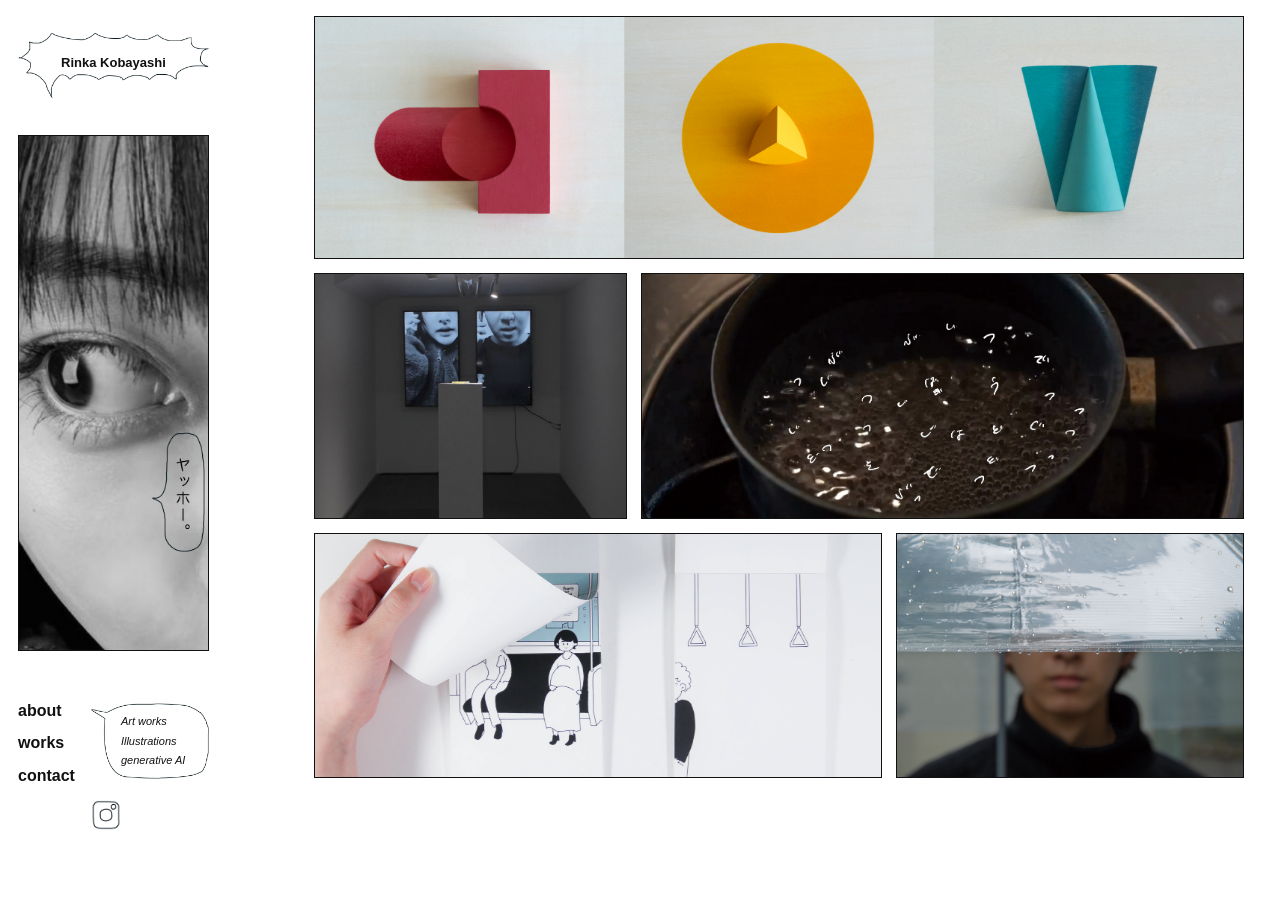
<file: index.html>
<!DOCTYPE html>
<html lang="ja">
<head>
  <meta charset="UTF-8" />
  <meta name="viewport" content="width=device-width, initial-scale=1.0" />
  <title>Rinka Kobayashi</title>
  <link rel="stylesheet" href="style.css" />
</head>
<body>
  <div class="site-wrap">
    <aside class="sidebar">
      <a class="name-bubble" href="index.html">
        <img src="images/fukidashi01.jpg" alt="">
        <span class="name-text">Rinka Kobayashi</span>
      </a>

      <a class="face-panel" href="index.html">
        <img src="images/rinkaface.jpg" alt="Rinka Kobayashi">
      </a>

      <div class="sidebar-bottom">
        <nav class="menu">
          <a href="about.html">about</a>
          <a href="index.html">works</a>
          <a href="https://forms.gle/tCrwUXFGU8wpxUj98" target="_blank" rel="noopener noreferrer">contact</a>
        </nav>

        <div class="side-links">
          <div class="category-bubble" aria-label="Categories">
            <img src="images/fukidashi02.jpg" alt="">
            <div class="category-text no-link-text">
              <span>Art works</span>
              <span>Illustrations</span>
              <span>generative AI</span>
            </div>
          </div>

          <a
            href="https://www.instagram.com/rinkakoba/"
            target="_blank"
            rel="noopener noreferrer"
            class="insta-link"
            aria-label="Instagram"
          >
            <img src="images/instagram.jpg" alt="Instagram">
          </a>
        </div>
      </div>
    </aside>

    <main class="main-grid">
      <a href="works-01.html" class="panel hero-panel" aria-label="Open work 1">
        <img src="images/visualai-01.jpg" alt="visual1">
      </a>

      <div class="row-two row-mid">
        <a href="works-02.html" class="panel panel-v2" aria-label="Open work 2">
          <img src="images/visualai-02.jpg" alt="visual2">
        </a>

        <a href="works-03.html" class="panel panel-v3" aria-label="Open work 3">
          <img src="images/visualai-03.jpg" alt="visual3">
        </a>
      </div>

      <div class="row-two row-bottom">
        <a href="works-04.html" class="panel panel-v4" aria-label="Open work 4">
          <img src="images/visualai-04.jpg" alt="visual4">
        </a>

        <a href="works-05.html" class="panel panel-v5" aria-label="Open work 5">
          <img src="images/visualai-05.jpg" alt="visual5">
        </a>
      </div>
    </main>
  </div>
</body>
</html>
</file>
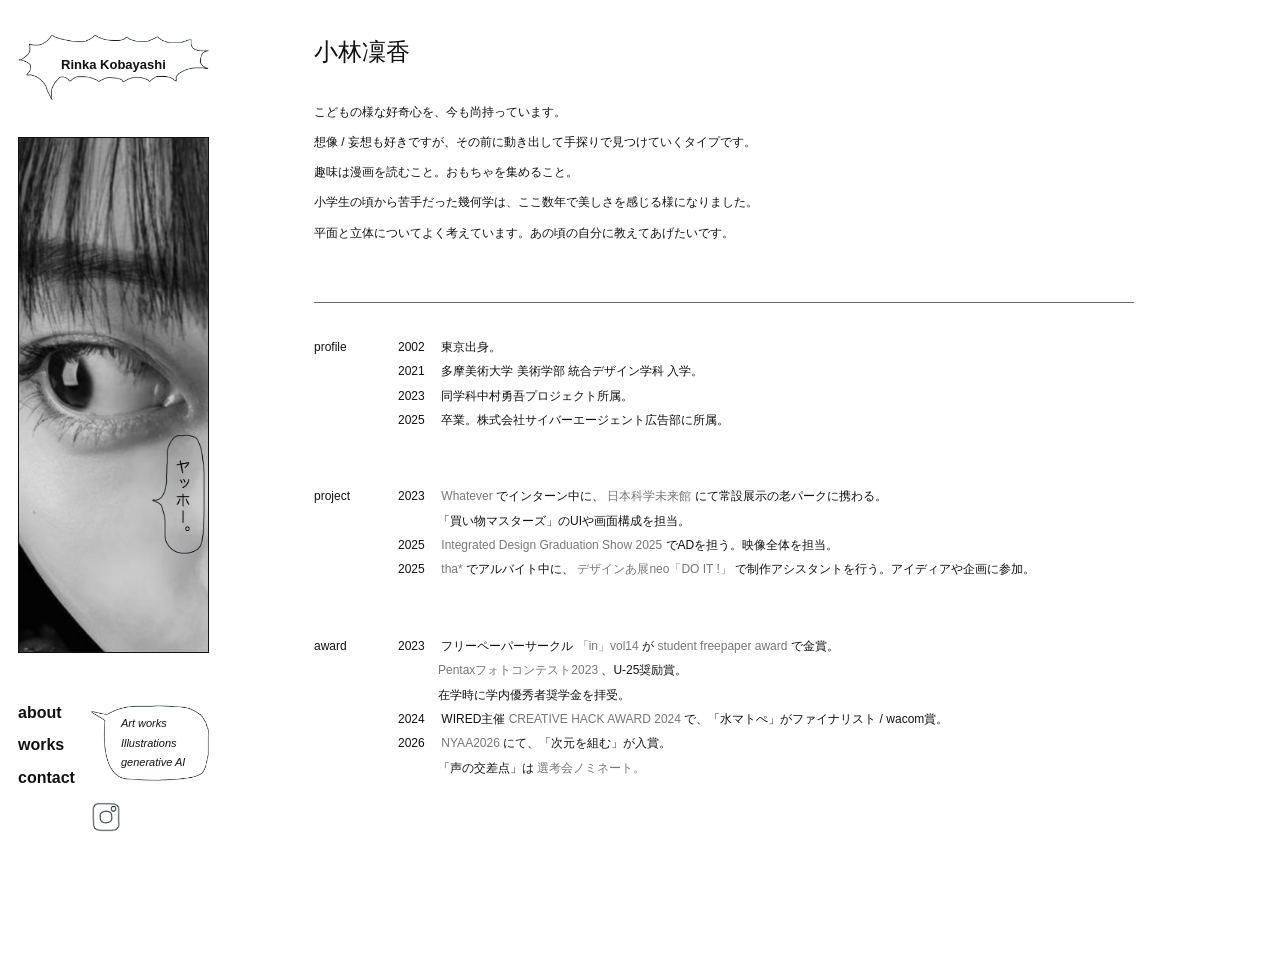
<file: about.html>
<!DOCTYPE html>
<html lang="ja">
<head>
  <meta charset="UTF-8" />
  <meta name="viewport" content="width=device-width, initial-scale=1.0" />
  <title>About | Rinka Kobayashi</title>
  <link rel="stylesheet" href="style.css" />
</head>
<body>
  <div class="site-wrap">
    <aside class="sidebar">
      <a href="about.html" class="name-bubble" aria-label="About Rinka Kobayashi">
        <img src="images/fukidashi01.jpg" alt="">
        <span class="name-text">Rinka Kobayashi</span>
      </a>

      <a href="index.html" class="face-panel" aria-label="Back to works">
        <img src="images/rinkaface.jpg" alt="Rinka Kobayashi portrait">
      </a>

      <div class="sidebar-bottom">
        <nav class="menu" aria-label="Main navigation">
          <a href="about.html">about</a>
          <a href="index.html">works</a>
          <a href="https://forms.gle/tCrwUXFGU8wpxUj98" target="_blank" rel="noopener noreferrer">contact</a>
        </nav>

        <div class="side-links">
          <div class="category-bubble" aria-label="Categories">
            <img src="images/fukidashi02.jpg" alt="">
            <div class="category-text no-link-text">
              <span>Art works</span>
              <span>Illustrations</span>
              <span>generative AI</span>
            </div>
          </div>

          <a
            href="https://www.instagram.com/rinkakoba/"
            target="_blank"
            rel="noopener noreferrer"
            class="insta-link"
            aria-label="Instagram"
          >
            <img src="images/instagram.jpg" alt="Instagram">
          </a>
        </div>
      </div>
    </aside>

    <main class="about-main">
      <div class="about-wrap">
        <h1 class="about-title">小林凜香</h1>

        <div class="about-lead">
          <p>こどもの様な好奇心を、今も尚持っています。</p>
          <p>想像 / 妄想も好きですが、その前に動き出して手探りで見つけていくタイプです。</p>
          <p>趣味は漫画を読むこと。おもちゃを集めること。</p>
          <p>小学生の頃から苦手だった幾何学は、ここ数年で美しさを感じる様になりました。</p>
          <p>平面と立体についてよく考えています。あの頃の自分に教えてあげたいです。</p>
         
        </div>

        <div class="about-rule"></div>

        <div class="about-section">
          <div class="about-label">profile</div>
          <div class="about-content">
            <p><span class="year">2002</span> 東京出身。</p>
            <p><span class="year">2021</span> 多摩美術大学 美術学部 統合デザイン学科 入学。</p>
            <p><span class="year">2023</span> 同学科中村勇吾プロジェクト所属。</p>
            <p><span class="year">2025</span> 卒業。株式会社サイバーエージェント広告部に所属。</p>
          </div>
        </div>

        <div class="about-section">
          <div class="about-label">project</div>
          <div class="about-content">
            <p>
              <span class="year">2023</span>
              <a class="about-link" href="https://whatever.co/ja/work/park-of-ageing/" target="_blank" rel="noopener noreferrer">Whatever</a>
              でインターン中に、
              <a class="about-link" href="https://www.miraikan.jst.go.jp/exhibitions/future/oipark/" target="_blank" rel="noopener noreferrer">日本科学未来館</a>
              にて常設展示の老パークに携わる。
            </p>
            <p class="indent">「買い物マスターズ」のUIや画面構成を担当。</p>

            <p>
              <span class="year">2025</span>
              <a class="about-link" href="https://integrated.jp/gw25/" target="_blank" rel="noopener noreferrer">Integrated Design Graduation Show 2025</a>
              でADを担う。映像全体を担当。
            </p>

            <p>
              <span class="year">2025</span>
              <a class="about-link" href="https://tha.jp/10179" target="_blank" rel="noopener noreferrer">tha*</a>
              でアルバイト中に、
              <a class="about-link" href="https://www.tokyonode.jp/sp/exhibition-ah-neo/" target="_blank" rel="noopener noreferrer">デザインあ展neo「DO IT !」</a>
              で制作アシスタントを行う。アイディアや企画に参加。
            </p>
          </div>
        </div>

        <div class="about-section">
          <div class="about-label">award</div>
          <div class="about-content">
            <p>
              <span class="year">2023</span>
              フリーペーパーサークル
              <a class="about-link" href="https://in-freepaper.com/vol14" target="_blank" rel="noopener noreferrer">「in」vol14</a>
              が
              <a class="about-link" href="https://sfa-awards.com/result/2023-1/" target="_blank" rel="noopener noreferrer">student freepaper award</a>
              で金賞。
            </p>

            <p class="indent">
              <a class="about-link" href="https://www.ricoh-imaging.co.jp/japan/event/photocontest/2023/result.html" target="_blank" rel="noopener noreferrer">Pentaxフォトコンテスト2023</a>
              、U-25奨励賞。
            </p>

            <p class="indent">在学時に学内優秀者奨学金を拝受。</p>

            <p>
              <span class="year">2024</span>
              WIRED主催
              <a class="about-link" href="https://wired.jp/article/creative-hack-award-2024-final/" target="_blank" rel="noopener noreferrer">CREATIVE HACK AWARD 2024</a>
              で、「水マトぺ」がファイナリスト / wacom賞。
            </p>

            <p>
              <span class="year">2026</span>
              <a class="about-link" href="https://nya-award.jp/news/nyaa2025/2173/" target="_blank" rel="noopener noreferrer">NYAA2026</a>
              にて、「次元を組む」が入賞。
            </p>

            <p class="indent">
              「声の交差点」は<a class="about-link" href="https://youtu.be/lBz15m7rvTg?si=VLFHqhpRoyxd9g1G&t=4298" target="_blank" rel="noopener noreferrer">
              選考会ノミネート。
            </p>
          </div>
        </div>
      </div>
    </main>
  </div>
</body>
</html>
</file>
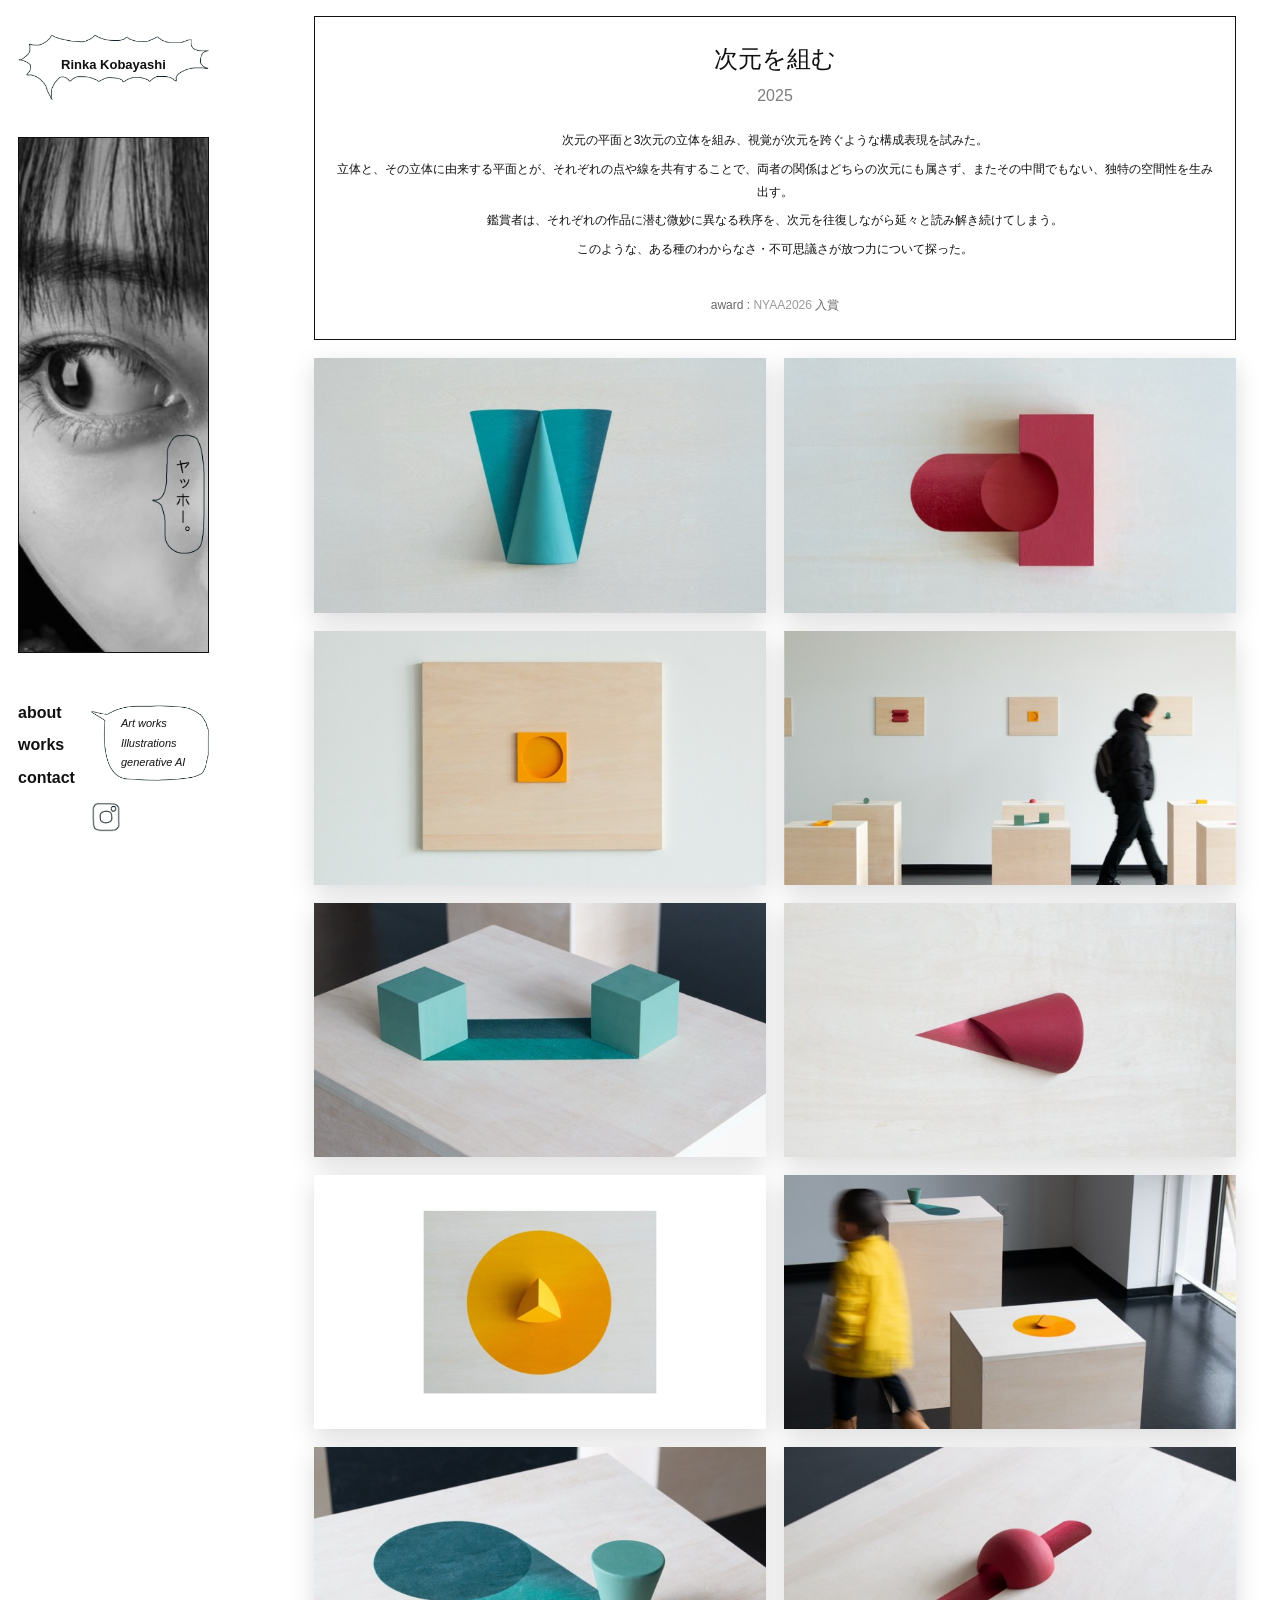
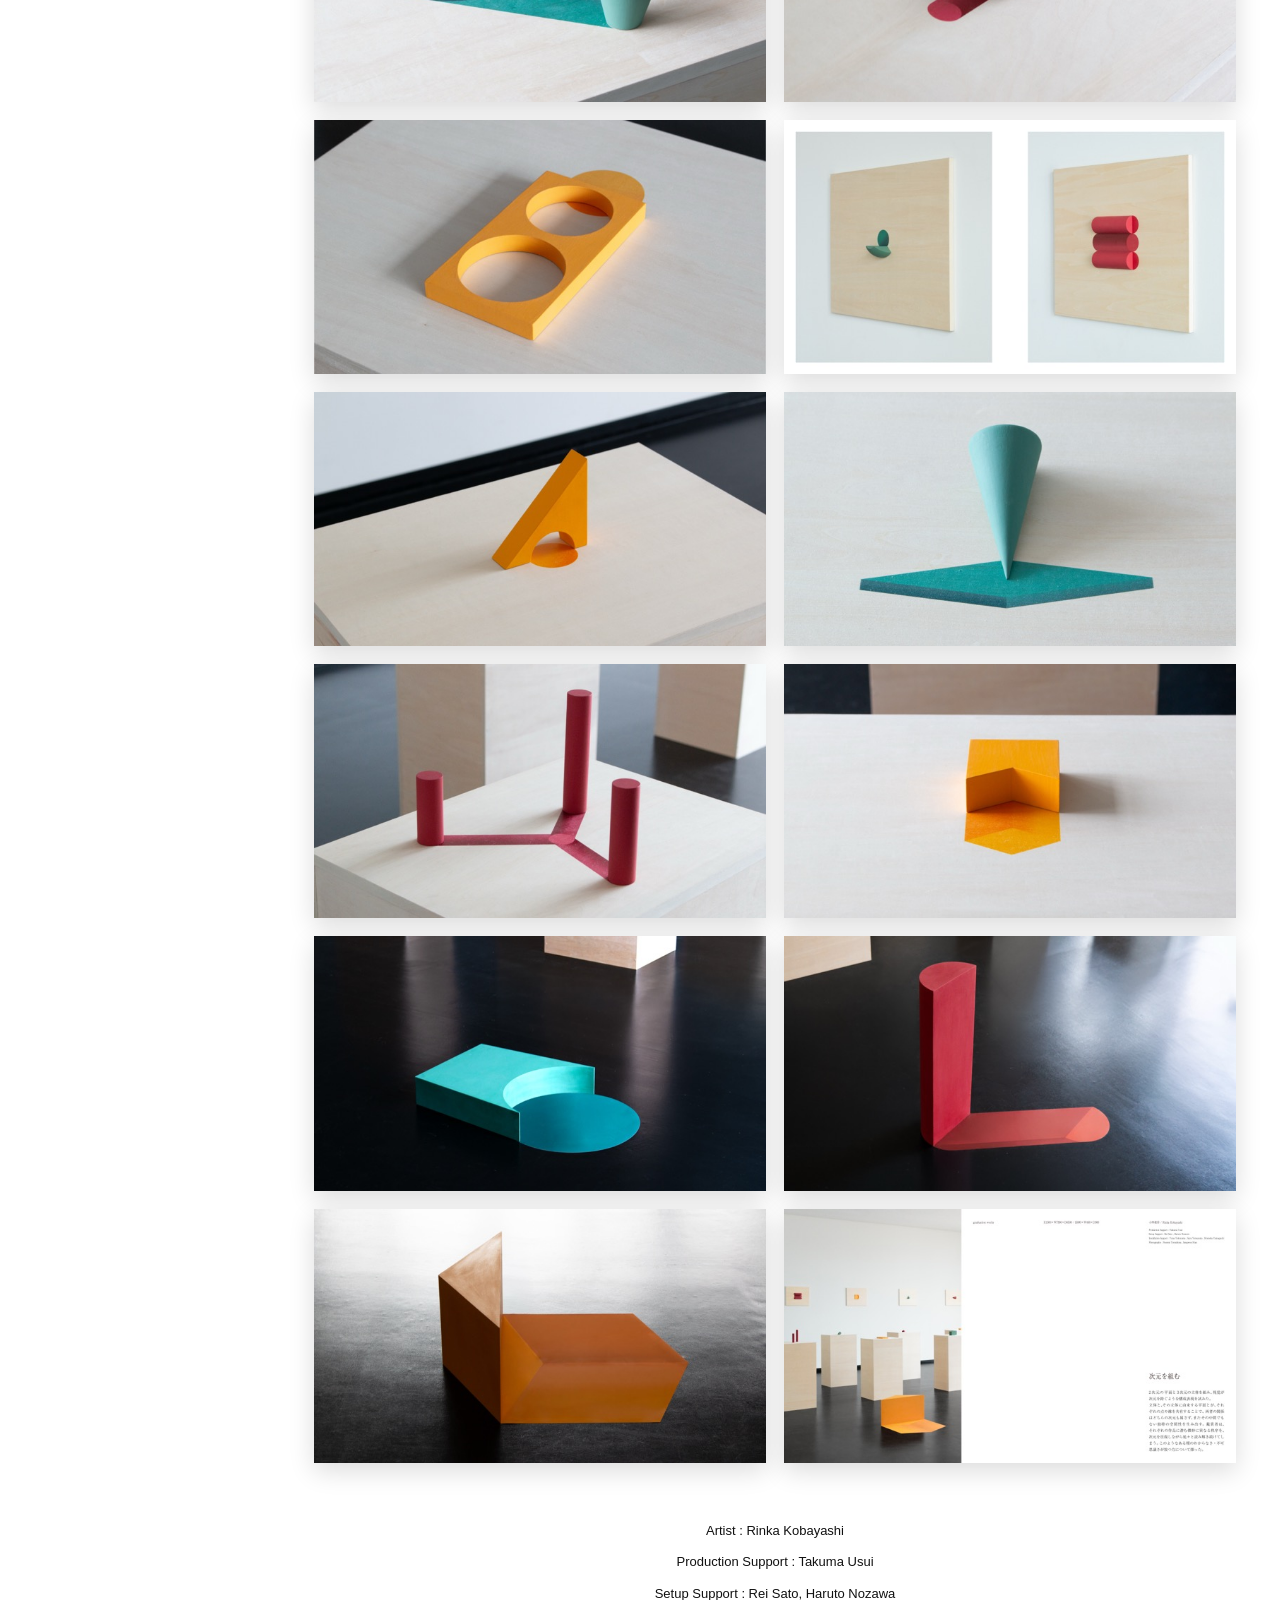
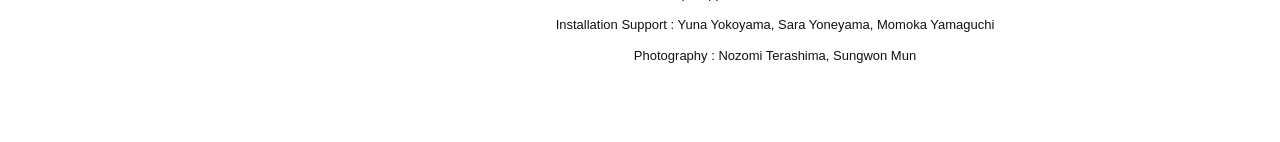
<file: works-01.html>
<!DOCTYPE html>
<html lang="ja">
<head>
  <meta charset="UTF-8" />
  <meta name="viewport" content="width=device-width, initial-scale=1.0" />
  <title>次元を組む | Rinka Kobayashi</title>
  <link rel="stylesheet" href="style.css" />
</head>
<body>
  <div class="site-wrap">
   <aside class="sidebar">

<a class="name-bubble" href="index.html">
<img src="images/fukidashi01.jpg">
<span class="name-text">Rinka Kobayashi</span>
</a>

<a class="face-panel" href="index.html">
<img src="images/rinkaface.jpg">
</a>

<div class="sidebar-bottom">

<nav class="menu">
<a href="about.html">about</a>
<a href="index.html">works</a>
<a href="https://forms.gle/tCrwUXFGU8wpxUj98" target="_blank">contact</a>
</nav>

        <div class="side-links">
          <div class="category-bubble">
            <img src="images/fukidashi02.jpg" alt="">
            <div class="category-text no-link-text">
              <span>Art works</span>
              <span>Illustrations</span>
              <span>generative AI</span>
            </div>
          </div>

          <a class="insta-link" href="https://www.instagram.com/rinkakoba/" target="_blank" rel="noopener noreferrer">
            <img src="images/instagram.jpg" alt="Instagram">
          </a>
        </div>
      </div>
    </aside>

    <main class="work-detail-main">
      <section class="work-detail-head">
        <h1 class="work-detail-title">次元を組む</h1>
        <p class="work-detail-year">2025</p>

        <div class="work-detail-text">
          <p>次元の平面と3次元の立体を組み、視覚が次元を跨ぐような構成表現を試みた。</p>
          <p>立体と、その立体に由来する平面とが、それぞれの点や線を共有することで、両者の関係はどちらの次元にも属さず、またその中間でもない、独特の空間性を生み出す。</p>
          <p>鑑賞者は、それぞれの作品に潜む微妙に異なる秩序を、次元を往復しながら延々と読み解き続けてしまう。</p>
          <p>このような、ある種のわからなさ・不可思議さが放つ力について探った。</p>
        </div>

        <div class="work-award">
          award : <a href="https://nya-award.jp/news/nyaa2025/2173/" target="_blank" rel="noopener noreferrer"><span>NYAA2026</span></a> 入賞
        </div>
      </section>

      <section class="work-detail-grid">
        <img src="images/visualai-01_01.jpg" alt="">
        <img src="images/visualai-01_02.jpg" alt="">
        <img src="images/visualai-01_03.jpg" alt="">
        <img src="images/visualai-01_04.jpg" alt="">
        <img src="images/visualai-01_05.jpg" alt="">
        <img src="images/visualai-01_06.jpg" alt="">
        <img src="images/visualai-01_07.jpg" alt="">
        <img src="images/visualai-01_08.jpg" alt="">
        <img src="images/visualai-01_09.jpg" alt="">
        <img src="images/visualai-01_10.jpg" alt="">
        <img src="images/visualai-01_11.jpg" alt="">
        <img src="images/visualai-01_12.jpg" alt="">
        <img src="images/visualai-01_13.jpg" alt="">
        <img src="images/visualai-01_14.jpg" alt="">
        <img src="images/visualai-01_15.jpg" alt="">
        <img src="images/visualai-01_16.jpg" alt="">
        <img src="images/visualai-01_17.jpg" alt="">
        <img src="images/visualai-01_18.jpg" alt="">
        <img src="images/visualai-01_19.jpg" alt="">
        <img src="images/visualai-01_20.jpg" alt="">
      </section>

      <section class="work-detail-credit">
        <p>Artist : Rinka Kobayashi</p>
        <p>Production Support : Takuma Usui</p>
        <p>Setup Support : Rei Sato, Haruto Nozawa</p>
        <p>Installation Support : Yuna Yokoyama, Sara Yoneyama, Momoka Yamaguchi</p>
        <p>Photography : Nozomi Terashima, Sungwon Mun</p>
      </section>
    </main>
  </div>
</body>
</html>
</file>
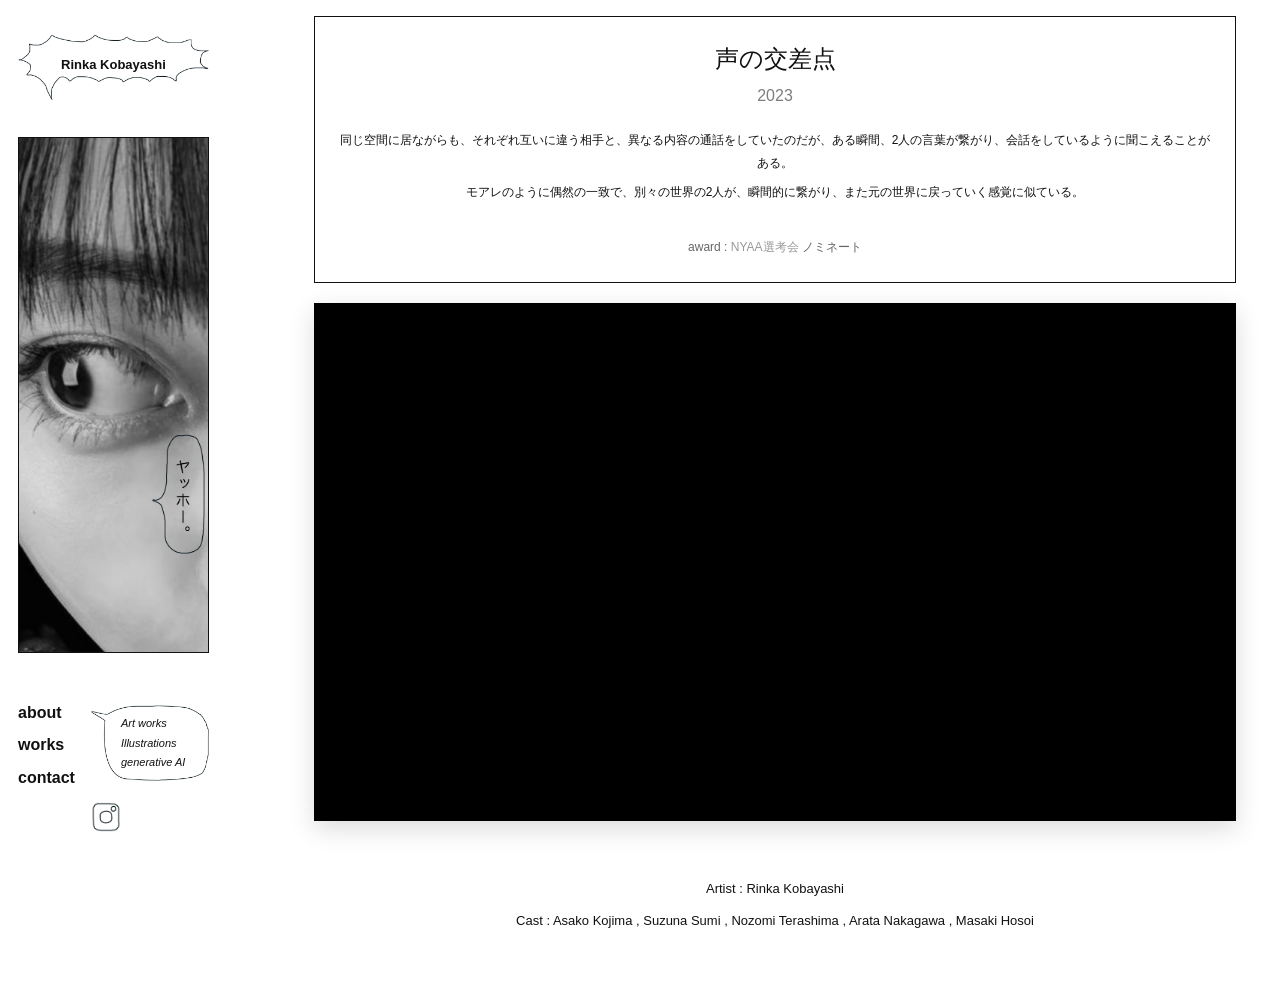
<file: works-02.html>
<!DOCTYPE html>
<html lang="ja">
<head>
  <meta charset="UTF-8" />
  <meta name="viewport" content="width=device-width, initial-scale=1.0" />
  <title>声の交差点 | Rinka Kobayashi</title>
  <link rel="stylesheet" href="style.css" />
</head>
<body>
  <div class="site-wrap">
    <aside class="sidebar">

<a class="name-bubble" href="index.html">
<img src="images/fukidashi01.jpg">
<span class="name-text">Rinka Kobayashi</span>
</a>

<a class="face-panel" href="index.html">
<img src="images/rinkaface.jpg">
</a>

<div class="sidebar-bottom">

<nav class="menu">
<a href="about.html">about</a>
<a href="index.html">works</a>
<a href="https://forms.gle/tCrwUXFGU8wpxUj98" target="_blank">contact</a>
</nav>

        <div class="side-links">
          <div class="category-bubble" aria-label="Categories">
            <img src="images/fukidashi02.jpg" alt="">
            <div class="category-text no-link-text">
              <span>Art works</span>
              <span>Illustrations</span>
              <span>generative AI</span>
            </div>
          </div>

          <a
            href="https://www.instagram.com/rinkakoba/"
            target="_blank"
            rel="noopener noreferrer"
            class="insta-link"
            aria-label="Instagram"
          >
            <img src="images/instagram.jpg" alt="Instagram">
          </a>
        </div>
      </div>
    </aside>

    <main class="work-detail-main">
      <section class="work-detail-head">
  <h1 class="work-detail-title">声の交差点</h1>
  <p class="work-detail-year">2023</p>

  <div class="work-detail-text">
    <p>同じ空間に居ながらも、それぞれ互いに違う相手と、異なる内容の通話をしていたのだが、ある瞬間、2人の言葉が繋がり、会話をしているように聞こえることがある。</p>
    <p>モアレのように偶然の一致で、別々の世界の2人が、瞬間的に繋がり、また元の世界に戻っていく感覚に似ている。</p>
  </div>

  <div class="work-award">
    award : <span>NYAA選考会</span> ノミネート
  </div>
</section>
      </section>

      <section class="video-embed-wrap">
        <iframe
          src="https://www.youtube.com/embed/iwAMLWkXmmE"
          title="声の交差点"
          allow="accelerometer; autoplay; clipboard-write; encrypted-media; gyroscope; picture-in-picture; web-share"
          referrerpolicy="strict-origin-when-cross-origin"
          allowfullscreen>
        </iframe>
      </section>

      <section class="work-detail-credit">
        <p>Artist : Rinka Kobayashi</p>
        <p>Cast : Asako Kojima , Suzuna Sumi , Nozomi Terashima , Arata Nakagawa , Masaki Hosoi</p>
      </section>
    </main>
  </div>
</body>
</html>
</file>
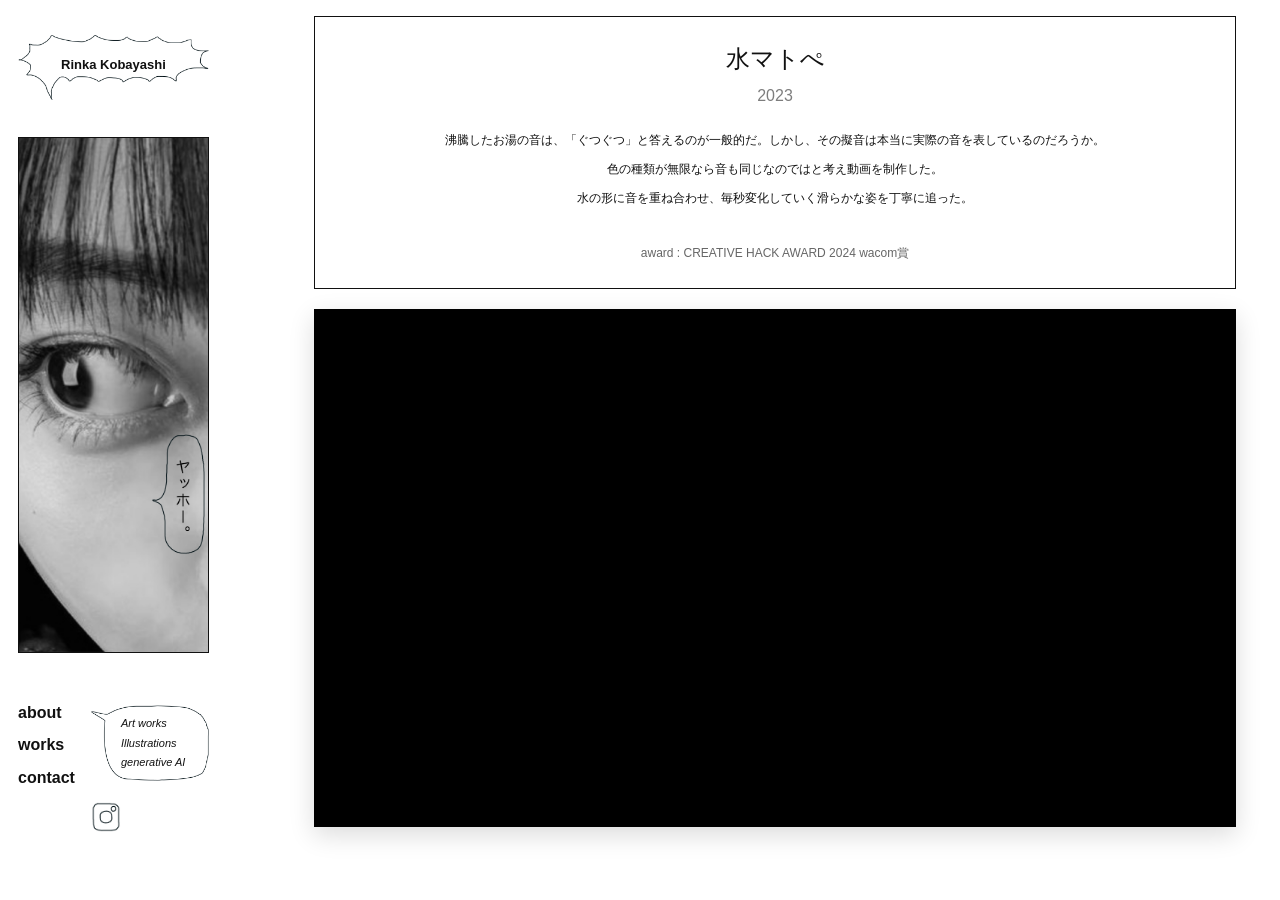
<file: works-03.html>
<!DOCTYPE html>
<html lang="ja">
<head>
<meta charset="UTF-8">
<meta name="viewport" content="width=device-width, initial-scale=1.0">
<title>水マトぺ | Rinka Kobayashi</title>
<link rel="stylesheet" href="style.css">
</head>

<body>

<div class="site-wrap">

<!-- 左サイド -->
<aside class="sidebar">

<a class="name-bubble" href="index.html">
<img src="images/fukidashi01.jpg">
<span class="name-text">Rinka Kobayashi</span>
</a>

<a class="face-panel" href="index.html">
<img src="images/rinkaface.jpg">
</a>

<div class="sidebar-bottom">

<nav class="menu">
<a href="about.html">about</a>
<a href="index.html">works</a>
<a href="https://forms.gle/tCrwUXFGU8wpxUj98" target="_blank">contact</a>
</nav>

<div class="side-links">

<div class="category-bubble">
<img src="images/fukidashi02.jpg">
<div class="category-text no-link-text">
<span>Art works</span>
<span>Illustrations</span>
<span>generative AI</span>
</div>
</div>

<a href="https://www.instagram.com/rinkakoba/" target="_blank" class="insta-link">
<img src="images/instagram.jpg">
</a>

</div>
</div>
</aside>

<!-- メイン -->
<main class="work-detail-main">

<section class="work-detail-head work-detail-head--video">

<h1 class="work-detail-title">水マトぺ</h1>
<p class="work-detail-year">2023</p>

<div class="work-detail-text work-detail-text--center">

<p>沸騰したお湯の音は、「ぐつぐつ」と答えるのが一般的だ。しかし、その擬音は本当に実際の音を表しているのだろうか。</p>

<p>色の種類が無限なら音も同じなのではと考え動画を制作した。</p>

<p>水の形に音を重ね合わせ、毎秒変化していく滑らかな姿を丁寧に追った。</p>

</div>

<div class="work-award">
award :
<a href="https://wired.jp/article/creative-hack-award-2024-final/" target="_blank">
CREATIVE HACK AWARD 2024
</a>
wacom賞
</div>

</section>

<section class="video-embed-wrap">

<iframe
src="https://www.youtube.com/embed/UAKWha-uras"
title="水マトぺ"
allow="accelerometer; autoplay; clipboard-write; encrypted-media; gyroscope; picture-in-picture"
allowfullscreen>
</iframe>

</section>

</main>

</div>

</body>
</html>
</file>
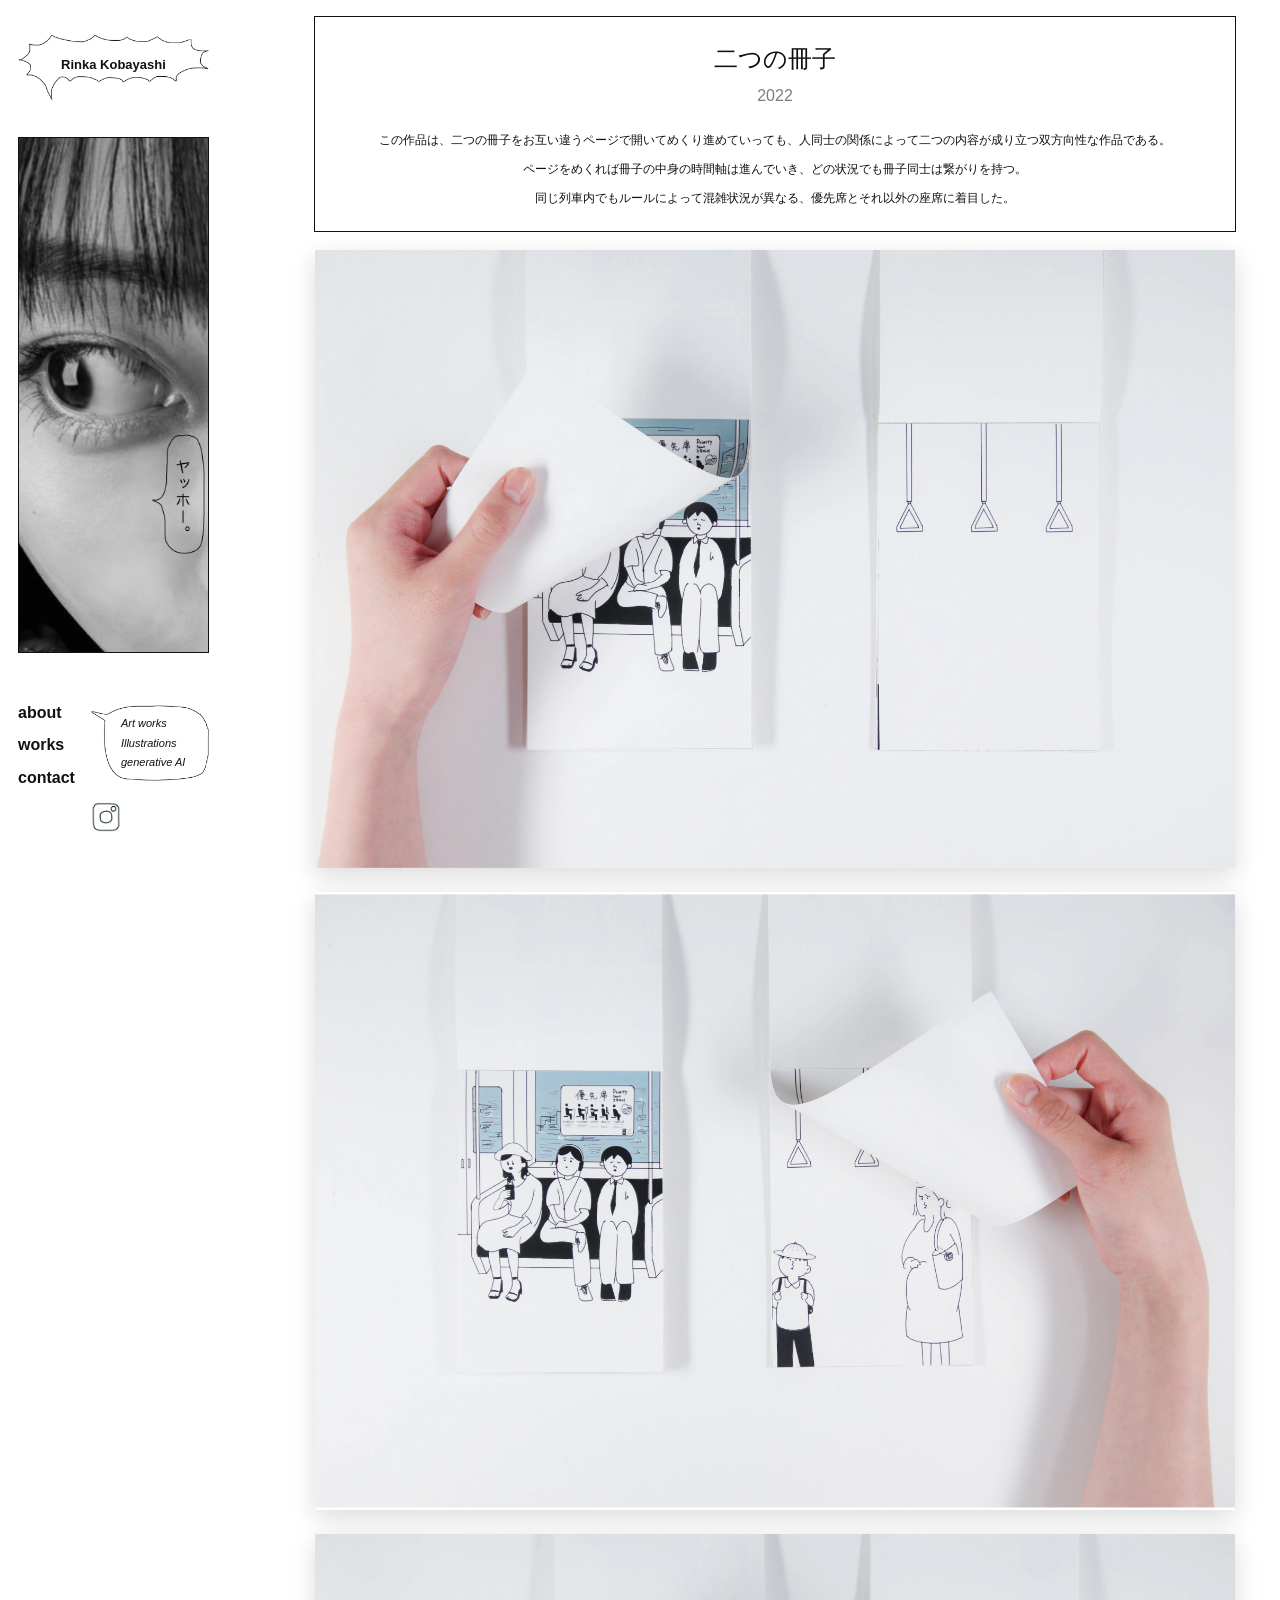
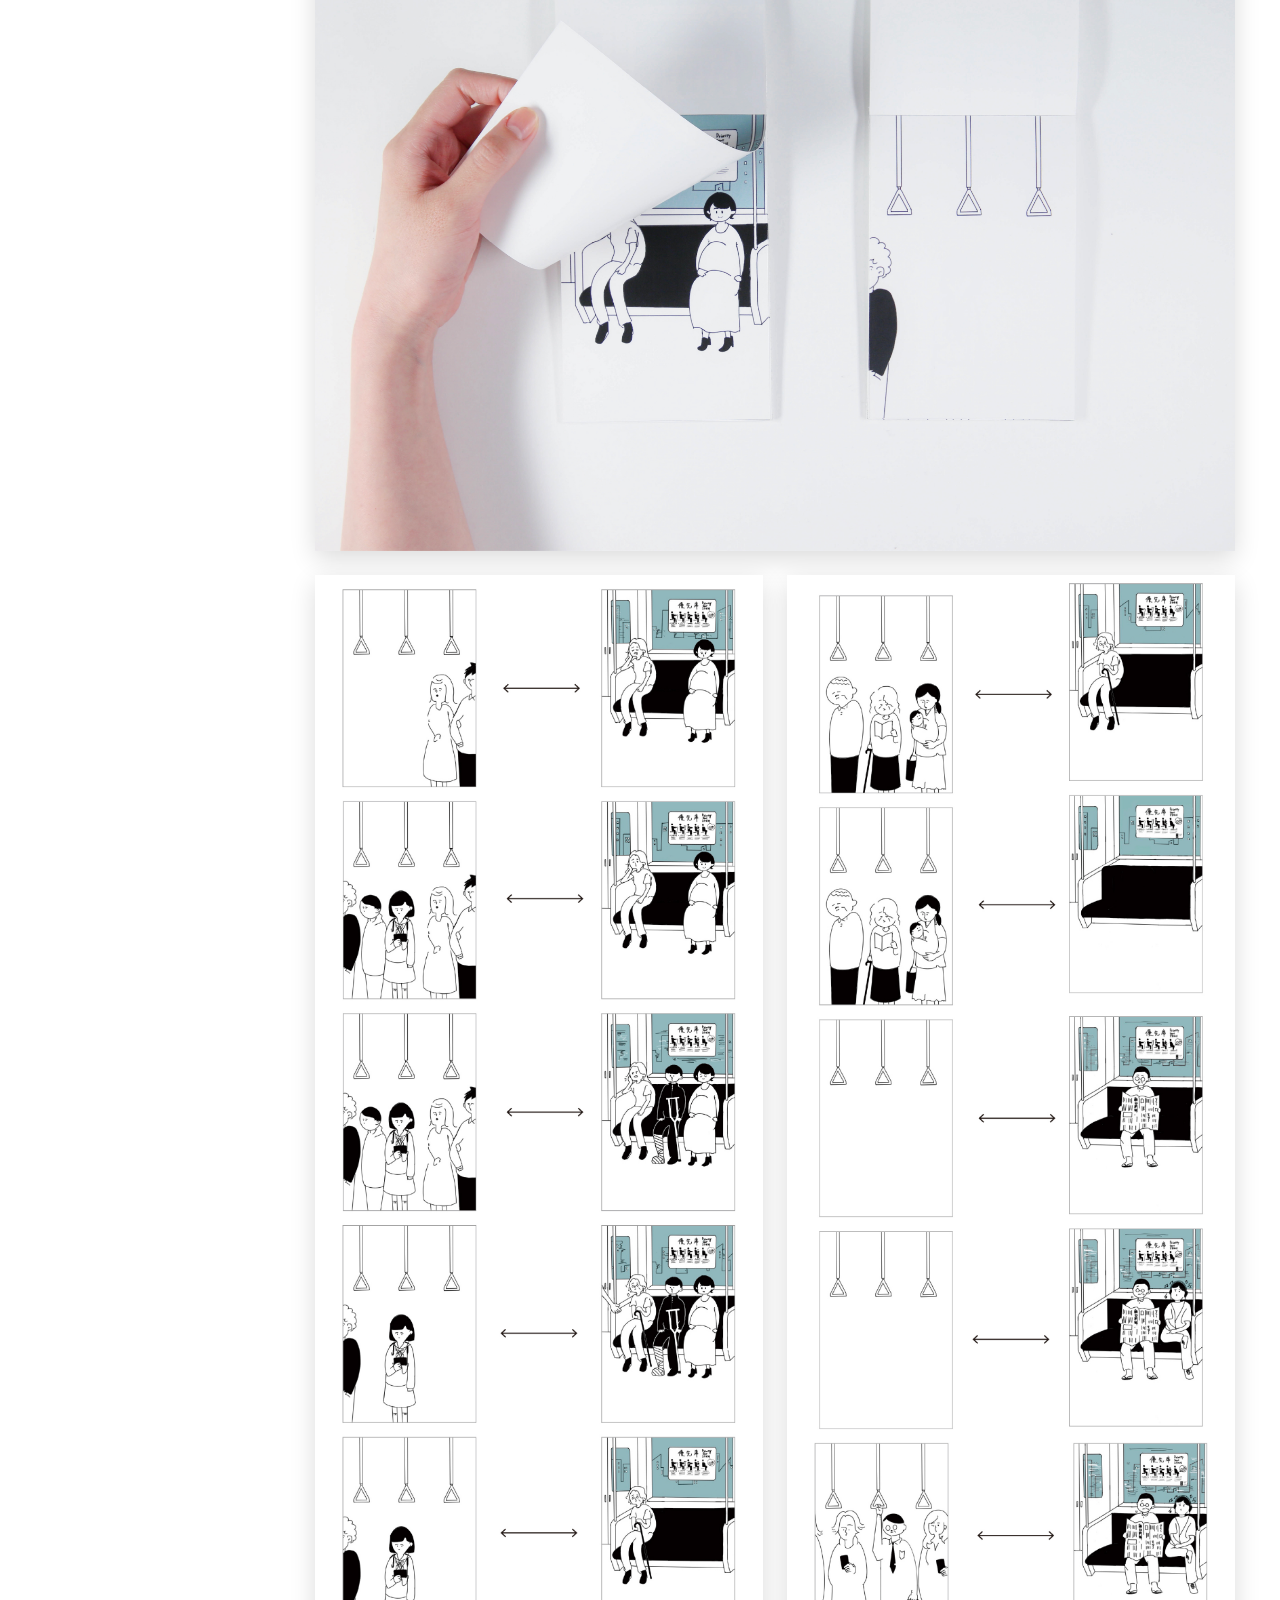
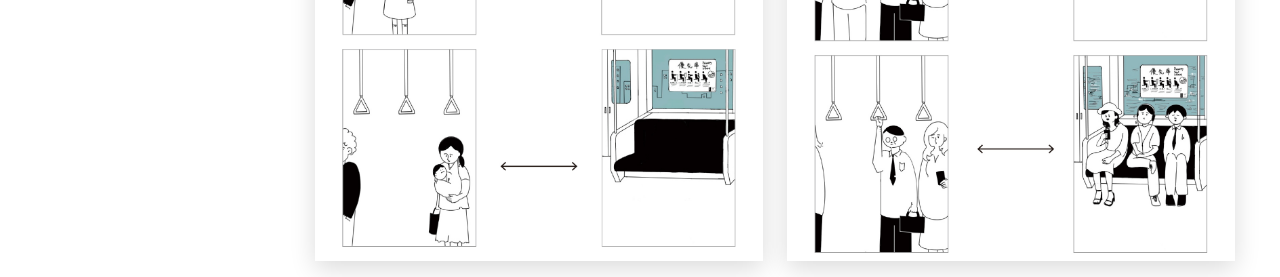
<file: works-04.html>
<!DOCTYPE html>
<html lang="ja">
<head>
  <meta charset="UTF-8">
  <meta name="viewport" content="width=device-width, initial-scale=1.0">
  <title>二つの冊子 | Rinka Kobayashi</title>
  <link rel="stylesheet" href="style.css">
</head>
<body>
  <div class="site-wrap">

    <aside class="sidebar">

<a class="name-bubble" href="index.html">
<img src="images/fukidashi01.jpg">
<span class="name-text">Rinka Kobayashi</span>
</a>

<a class="face-panel" href="index.html">
<img src="images/rinkaface.jpg">
</a>

<div class="sidebar-bottom">

<nav class="menu">
<a href="about.html">about</a>
<a href="index.html">works</a>
<a href="https://forms.gle/tCrwUXFGU8wpxUj98" target="_blank">contact</a>
</nav>

        <div class="side-links">
          <div class="category-bubble">
            <img src="images/fukidashi02.jpg" alt="">
            <div class="category-text no-link-text">
              <span>Art works</span>
              <span>Illustrations</span>
              <span>generative AI</span>
            </div>
          </div>

          <a href="https://www.instagram.com/rinkakoba/" target="_blank" rel="noopener noreferrer" class="insta-link">
            <img src="images/instagram.jpg" alt="Instagram">
          </a>
        </div>
      </div>
    </aside>

    <main class="work-detail-main">
      <section class="work-detail-head">
        <h1 class="work-detail-title">二つの冊子</h1>
        <p class="work-detail-year">2022</p>

        <div class="work-detail-text">
          <p>この作品は、二つの冊子をお互い違うページで開いてめくり進めていっても、人同士の関係によって二つの内容が成り立つ双方向性な作品である。</p>
          <p>ページをめくれば冊子の中身の時間軸は進んでいき、どの状況でも冊子同士は繋がりを持つ。</p>
          <p>同じ列車内でもルールによって混雑状況が異なる、優先席とそれ以外の座席に着目した。</p>
        </div>
      </section>

      <section class="book-vertical-gallery">
        <img src="images/visualai-04_16.jpg" alt="二つの冊子 16">
        <img src="images/visualai-04_17.jpg" alt="二つの冊子 17">
        <img src="images/visualai-04_18.jpg" alt="二つの冊子 18">

        <div class="book-bottom-row">
          <img src="images/visualai-04_19.jpg" alt="二つの冊子 19">
          <img src="images/visualai-04_20.jpg" alt="二つの冊子 20">
        </div>
      </section>
    </main>

  </div>
</body>
</html>
</file>
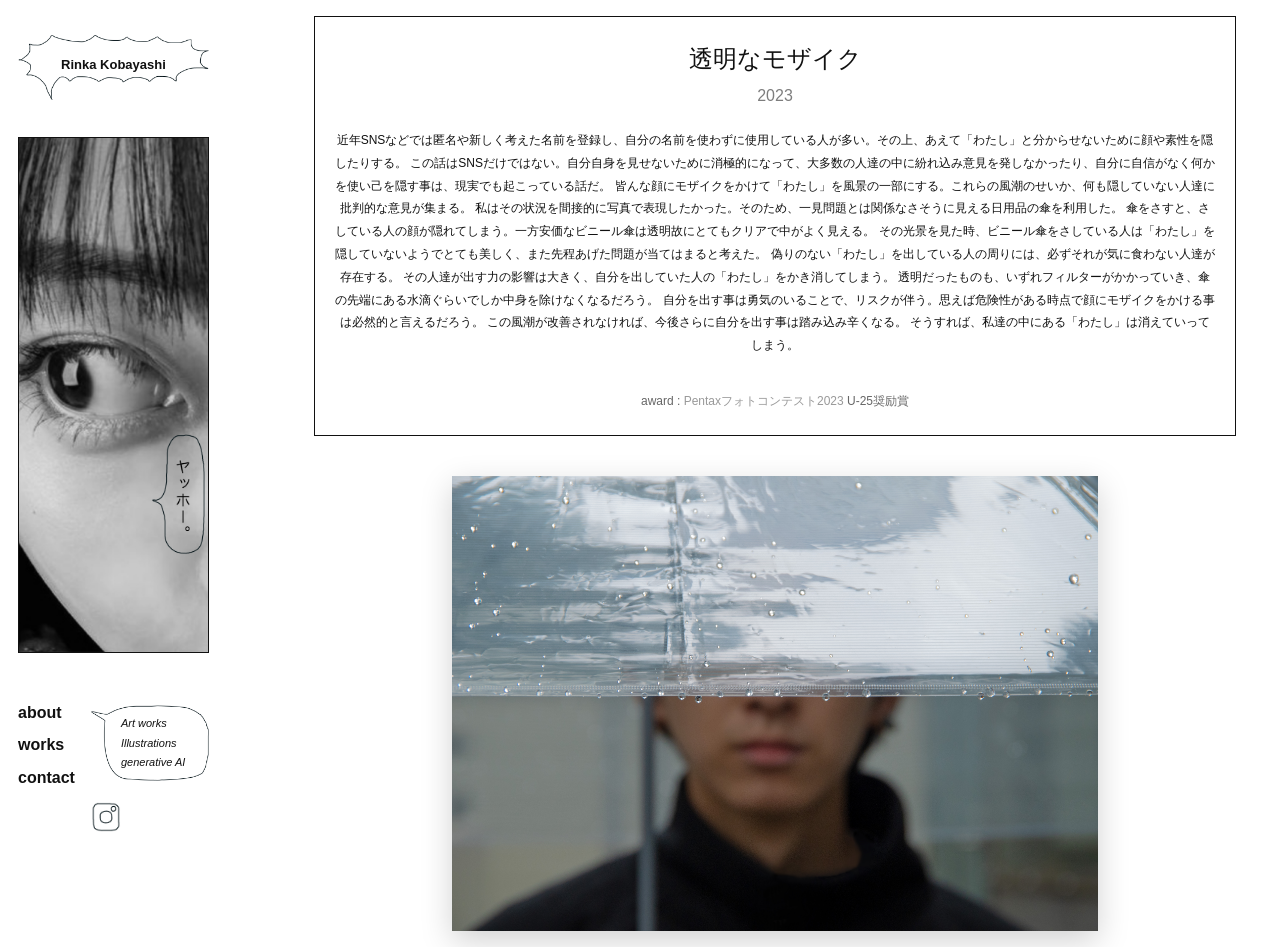
<file: works-05.html>
<!DOCTYPE html>
<html lang="ja">
<head>
<meta charset="UTF-8">
<meta name="viewport" content="width=device-width, initial-scale=1.0">
<title>透明なモザイク | Rinka Kobayashi</title>
<link rel="stylesheet" href="style.css">
</head>

<body>
<div class="site-wrap">

<aside class="sidebar">

<a class="name-bubble" href="index.html">
<img src="images/fukidashi01.jpg">
<span class="name-text">Rinka Kobayashi</span>
</a>

<a class="face-panel" href="index.html">
<img src="images/rinkaface.jpg">
</a>

<div class="sidebar-bottom">

<nav class="menu">
<a href="about.html">about</a>
<a href="index.html">works</a>
<a href="https://forms.gle/tCrwUXFGU8wpxUj98" target="_blank">contact</a>
</nav>

<div class="side-links">

<div class="category-bubble">
<img src="images/fukidashi02.jpg">
<div class="category-text no-link-text">
<span>Art works</span>
<span>Illustrations</span>
<span>generative AI</span>
</div>
</div>

<a href="https://www.instagram.com/rinkakoba/" target="_blank" class="insta-link">
<img src="images/instagram.jpg">
</a>

</div>
</div>
</aside>



<main class="work-detail-main">

<section class="work-detail-head">

<h1 class="work-detail-title">透明なモザイク</h1>
<p class="work-detail-year">2023</p>

<div class="work-detail-text">

<p>
近年SNSなどでは匿名や新しく考えた名前を登録し、自分の名前を使わずに使用している人が多い。その上、あえて「わたし」と分からせないために顔や素性を隠したりする。
この話はSNSだけではない。自分自身を見せないために消極的になって、大多数の人達の中に紛れ込み意見を発しなかったり、自分に自信がなく何かを使い己を隠す事は、現実でも起こっている話だ。
皆んな顔にモザイクをかけて「わたし」を風景の一部にする。これらの風潮のせいか、何も隠していない人達に批判的な意見が集まる。
私はその状況を間接的に写真で表現したかった。そのため、一見問題とは関係なさそうに見える日用品の傘を利用した。
傘をさすと、さしている人の顔が隠れてしまう。一方安価なビニール傘は透明故にとてもクリアで中がよく見える。
その光景を見た時、ビニール傘をさしている人は「わたし」を隠していないようでとても美しく、また先程あげた問題が当てはまると考えた。
偽りのない「わたし」を出している人の周りには、必ずそれが気に食わない人達が存在する。
その人達が出す力の影響は大きく、自分を出していた人の「わたし」をかき消してしまう。
透明だったものも、いずれフィルターがかかっていき、傘の先端にある水滴ぐらいでしか中身を除けなくなるだろう。
自分を出す事は勇気のいることで、リスクが伴う。思えば危険性がある時点で顔にモザイクをかける事は必然的と言えるだろう。
この風潮が改善されなければ、今後さらに自分を出す事は踏み込み辛くなる。
そうすれば、私達の中にある「わたし」は消えていってしまう。
</p>

</div>

<div class="work-award">
award : <span>Pentaxフォトコンテスト2023</span> U-25奨励賞
</div>

</section>



<section class="work-single-image">
<img src="images/visualai-05_01.jpg">
</section>



</main>
</div>
</body>
</html>
</file>
<file: style.css>
* {
  box-sizing: border-box;
}

:root {
  --bg: #ffffff;
  --text: #111111;
  --line: 1px solid #111111;

  --site-max-w: 1560px;
  --outer-pad-y: 18px;
  --outer-pad-x: 28px;

  --sidebar-w: 210px;
  --content-gap: 128px;
  --grid-gap: 18px;
}

html,
body {
  width: 100%;
  min-height: 100%;
  margin: 0;
  padding: 0;
  background: var(--bg);
  color: var(--text);
}

body {
  font-family: Arial, Helvetica, sans-serif;
}

img {
  display: block;
  max-width: 100%;
}

a {
  color: inherit;
  text-decoration: none;
}

/* ===================================
   全体レイアウト
=================================== */

.site-wrap {
  width: min(calc(100vw - 24px), var(--site-max-w));
  margin: 0 auto;
  padding: var(--outer-pad-y) var(--outer-pad-x);
  display: grid;
  grid-template-columns: var(--sidebar-w) minmax(0, 1fr);
  gap: var(--content-gap);
  align-items: start;
}

/* ===================================
   左カラム
=================================== */

.sidebar {
  position: sticky;
  top: 18px;

  min-width: 0;
  display: grid;
  grid-template-rows: auto auto auto;
  gap: 14px;
  transform: translate(-18px, -6px);

  align-self: start;
}

.name-bubble {
  position: relative;
  display: block;
  width: 100%;
  aspect-ratio: 1.72 / 1;
}

.name-bubble img {
  width: 100%;
  height: 100%;
  object-fit: contain;
}

.name-text {
  position: absolute;
  left: 50%;
  top: 47%;
  transform: translate(-50%, -50%);
  font-size: 14px;
  font-weight: 700;
  white-space: nowrap;
  line-height: 1;
}

.face-panel {
  display: block;
  width: 100%;
  height: 516px;
  overflow: hidden;
  border: var(--line);
  line-height: 0;
}

.face-panel img {
  width: 100%;
  height: 100%;
  object-fit: cover;
  object-position: center 8%;
}

.sidebar-bottom {
  display: grid;
  grid-template-columns: 1fr 118px;
  gap: 16px;
  align-items: start;
  margin-top: 28px;
}

.menu {
  display: flex;
  flex-direction: column;
  gap: 16px;
  padding-top: 10px;
}

.menu a {
  font-size: 18px;
  line-height: 1.02;
  font-weight: 700;
}

.menu a:hover {
  opacity: 0.6;
}

.side-links {
  display: flex;
  flex-direction: column;
  align-items: flex-start;
  gap: 10px;
}

.category-bubble {
  position: relative;
  display: block;
  width: 100%;
  aspect-ratio: 1.22 / 1;
  transform: translateY(0);
}

.category-bubble img {
  width: 100%;
  height: 100%;
  object-fit: contain;
}

.category-text {
  position: absolute;
  inset: 0;
  display: flex;
  flex-direction: column;
  justify-content: center;
  gap: 9px;
  font-size: 12px;
  font-style: italic;
  line-height: 1.05;
}

.no-link-text {
  align-items: flex-start;
  text-align: left;
  padding-left: 30px;
  padding-right: 12px;
}

.no-link-text span {
  display: block;
}

.insta-link {
  display: block;
  width: 30px;
  height: 30px;
  margin-left: 0;
  margin-top: 0;
}

.insta-link img {
  width: 100%;
  height: 100%;
  object-fit: contain;
}

/* ===================================
   TOPページ
=================================== */

.main-grid {
  min-width: 0;
  display: grid;
  grid-template-rows: auto auto auto;
  gap: var(--grid-gap);
  align-content: start;
}

.panel {
  display: block;
  position: relative;
  overflow: hidden;
  line-height: 0;
}

.panel img {
  display: block;
  width: 100%;
  height: 100%;
  object-fit: fill;
  border: var(--line);
}

.hero-panel {
  aspect-ratio: 1197.89 / 313.39;
}

.row-two {
  display: grid;
  gap: var(--grid-gap);
  align-items: start;
}

.row-mid {
  grid-template-columns: 399.21fr 770.49fr;
}

.row-bottom {
  grid-template-columns: 724.99fr 444.71fr;
}

.panel-v2 {
  aspect-ratio: 399.21 / 313.39;
}

.panel-v3 {
  aspect-ratio: 770.49 / 313.39;
}

.panel-v4 {
  aspect-ratio: 724.99 / 313.39;
}

.panel-v5 {
  aspect-ratio: 444.71 / 313.39;
}

/* ===================================
   ABOUTページ
=================================== */

.about-main {
  min-width: 0;
  padding-top: 22px;
  padding-right: 10px;
}

.about-wrap {
  max-width: 900px;
  margin-left: 0;
}

.about-title {
  margin: 0 0 34px 0;
  font-size: 24px;
  line-height: 1.2;
  font-weight: 400;
}

.about-lead {
  margin-bottom: 58px;
  max-width: 560px;
}

.about-lead p {
  margin: 0 0 8px 0;
  font-size: 12px;
  line-height: 1.85;
  font-weight: 400;
}

.about-rule {
  width: 100%;
  height: 1px;
  background: #666;
  margin: 0 0 34px 0;
}

.about-section {
  display: grid;
  grid-template-columns: 62px 1fr;
  gap: 22px;
  margin-bottom: 52px;
  align-items: start;
}

.about-label {
  font-size: 12px;
  line-height: 1.7;
  font-weight: 400;
}

.about-content p {
  margin: 0 0 4px 0;
  font-size: 12px;
  line-height: 1.7;
  font-weight: 400;
}

.about-content .year {
  display: inline-block;
  width: 40px;
}

.about-content .indent {
  padding-left: 40px;
}

.about-main .about-link,
.about-main .about-link:visited {
  color: #777;
}

.about-main .about-link:hover,
.about-main .about-link:focus {
  text-decoration: underline;
}

/* ===================================
   作品詳細ページ 共通
=================================== */

.work-detail-main {
  min-width: 0;
  padding-right: 8px;
}

.work-detail-head {
  border: var(--line);
  background: #fff;
  text-align: center;
  padding: 28px 20px 22px 20px;
  margin-bottom: 18px;
}

.work-detail-title {
  margin: 0 0 12px 0;
  font-size: 24px;
  line-height: 1.2;
  font-weight: 400;
}

.work-detail-year {
  margin: 0 0 24px 0;
  font-size: 16px;
  line-height: 1.2;
  color: #7d7d7d;
}

.work-detail-text {
  max-width: 980px;
  margin: 0 auto;
  text-align: center;
}

.work-detail-text p {
  margin: 0;
  font-size: 12px;
  line-height: 1.9;
  font-weight: 400;
}

.work-detail-text p + p {
  margin-top: 6px;
}

.work-award {
  margin-top: 34px;
  margin-bottom: 2px;
  text-align: center;
  font-size: 12px;
  line-height: 1.7;
  color: #666;
}

.work-award span {
  color: #999;
}

.work-detail-grid {
  display: grid;
  grid-template-columns: 1fr 1fr;
  gap: 18px;
  align-items: start;
}

.work-detail-grid img {
  width: 100%;
  display: block;
  border: none;
  box-shadow: 0 8px 24px rgba(0, 0, 0, 0.14);
  background: #fff;
}

.work-detail-credit {
  margin-top: 56px;
  padding-bottom: 50px;
  text-align: center;
}

.work-detail-credit p {
  margin: 0 0 8px 0;
  font-size: 13px;
  line-height: 1.8;
  font-weight: 400;
}

/* ===================================
   動画埋め込みページ
=================================== */

.video-embed-wrap {
  margin-top: 20px;
  margin-bottom: 40px;
  line-height: 0;
  box-shadow: 0 8px 24px rgba(0, 0, 0, 0.14);
}

.video-embed-wrap iframe {
  display: block;
  width: 100%;
  aspect-ratio: 16 / 9;
  border: 0;
  background: #000;
}

/* ===================================
   小さめPC
=================================== */

@media (max-width: 1360px) {
  :root {
    --site-max-w: 1360px;
    --outer-pad-y: 16px;
    --outer-pad-x: 24px;
    --sidebar-w: 190px;
    --content-gap: 88px;
    --grid-gap: 14px;
  }

  .menu a {
    font-size: 16px;
  }

  .name-text {
    font-size: 13px;
  }

  .category-text {
    font-size: 11px;
    gap: 8px;
  }

  .about-wrap {
    max-width: 820px;
  }
}

/* ===================================
   スマホ
=================================== */

@media (max-width: 900px) {
  html,
  body {
    overflow: auto;
  }

  .site-wrap {
    width: 100%;
    margin: 0;
    padding: 18px;
    grid-template-columns: 1fr;
    gap: 28px;
  }

  .sidebar {
    transform: none;
    max-width: 260px;
  }

  .face-panel {
    height: auto;
  }

  .face-panel img {
    height: auto;
  }

  .sidebar-bottom {
    margin-top: 12px;
  }

  .main-grid,
  .about-main,
  .work-detail-main {
    height: auto;
  }

  .row-mid,
  .row-bottom,
  .work-detail-grid {
    grid-template-columns: 1fr;
  }

  .panel {
    aspect-ratio: auto !important;
  }

  .panel img {
    height: auto;
  }

  .about-main {
    padding-top: 0;
  }

  .about-wrap {
    max-width: 100%;
  }

  .about-section {
    grid-template-columns: 1fr;
    gap: 6px;
    margin-bottom: 36px;
  }

  .about-content .indent {
    padding-left: 0;
  }

  .work-detail-head {
    padding: 22px 16px 18px 16px;
  }

  .work-detail-credit {
    margin-top: 36px;
    padding-bottom: 32px;
  }
}.book-vertical-gallery {
  max-width: 920px;
  margin: 0 auto;
}

.book-vertical-gallery > img {
  display: block;
  width: 100%;
  margin: 0 auto 24px auto;
  box-shadow: 0 8px 24px rgba(0, 0, 0, 0.14);
}

.book-bottom-row {
  display: grid;
  grid-template-columns: 1fr 1fr;
  gap: 24px;
  margin-top: 4px;
}

.book-bottom-row img {
  display: block;
  width: 100%;
  box-shadow: 0 8px 24px rgba(0, 0, 0, 0.14);
}

@media (max-width: 900px) {
  .book-bottom-row {
    grid-template-columns: 1fr;
  }
}/* =========================
   visual05 image
========================= */

.work-single-image{
  display:flex;
  justify-content:center;
  margin-top:40px;
}

.work-single-image img{
  width:70%;
  max-width:900px;
  height:auto;

  box-shadow:0 10px 30px rgba(0,0,0,0.18);
}@media (max-width: 900px) {
  .sidebar {
    max-width: 180px;
    margin: 0 auto;
  }

  .face-panel {
  width: 210px;   /* PCと同じ幅 */
  height: 516px;  /* PCと同じ高さ */
  margin: 0 auto;
}

.face-panel img {
  width: 100%;
  height: 100%;
  object-fit: cover;
}
</file>
